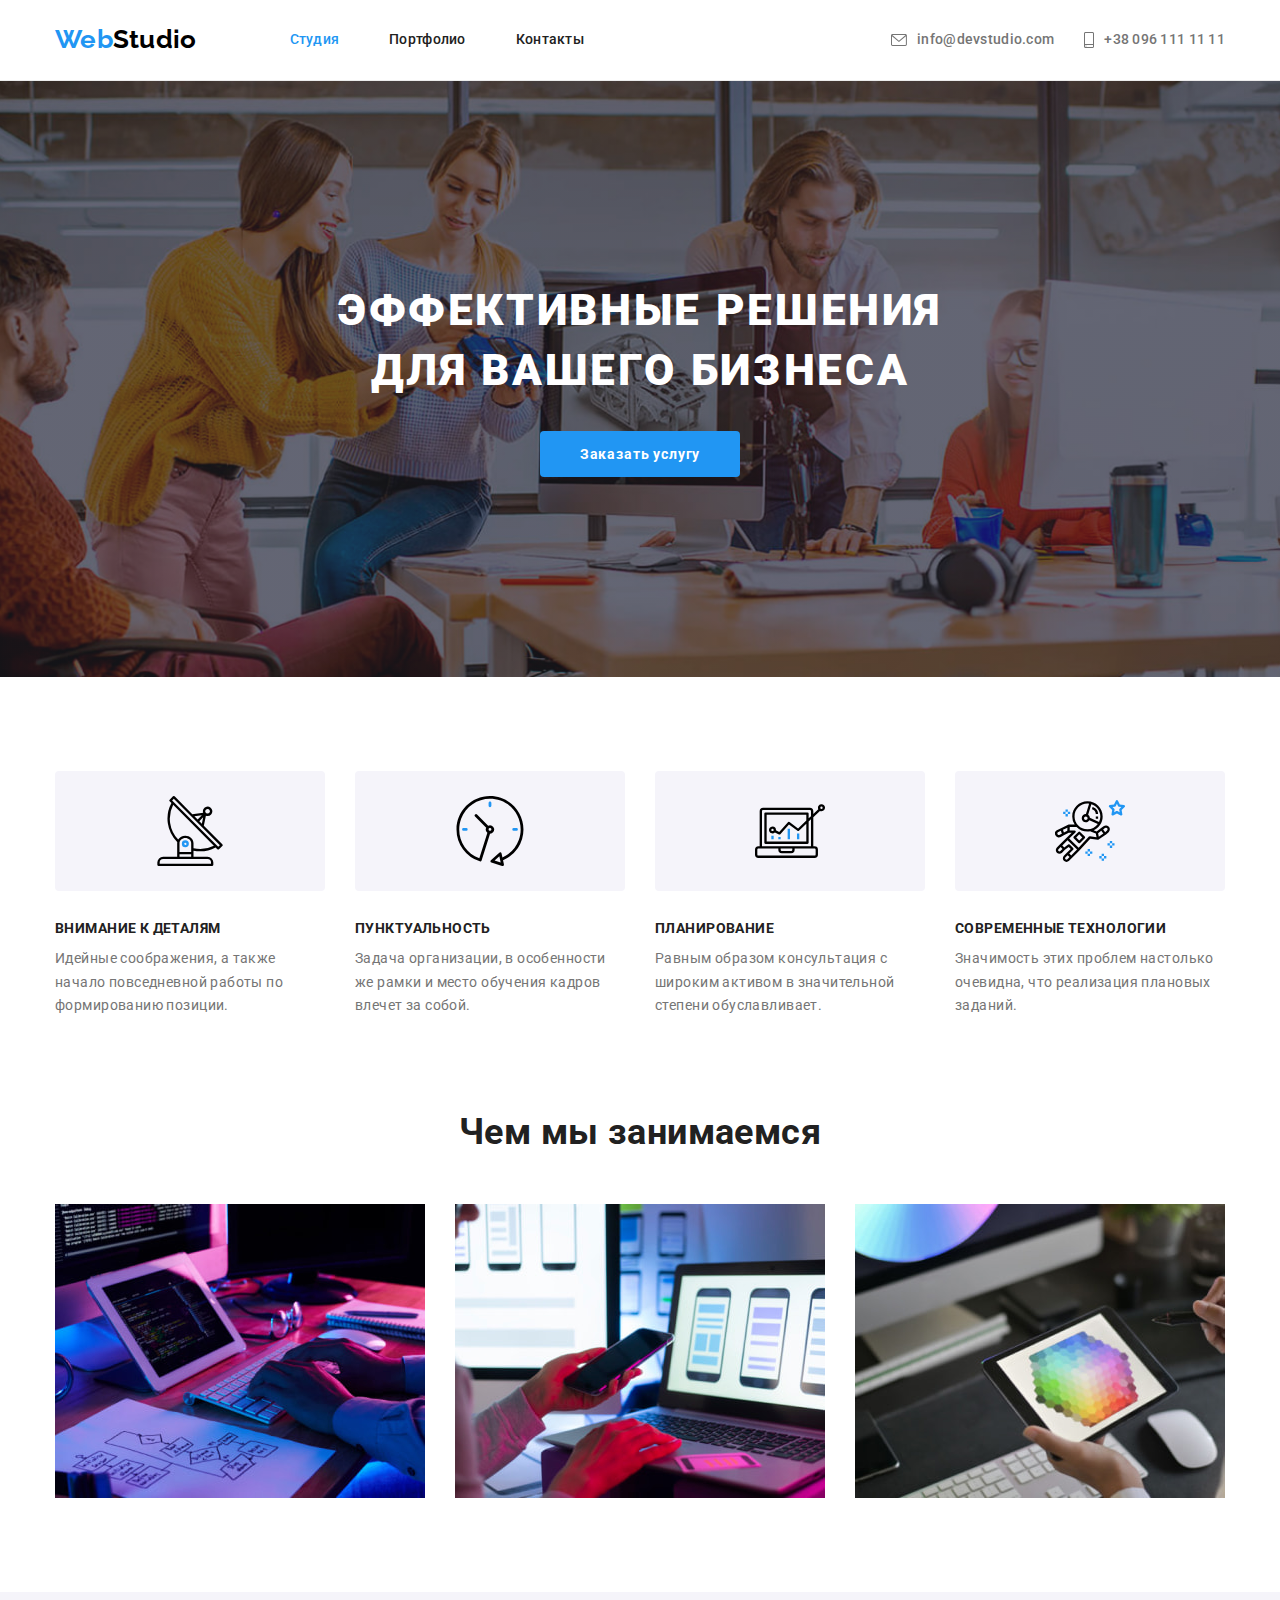
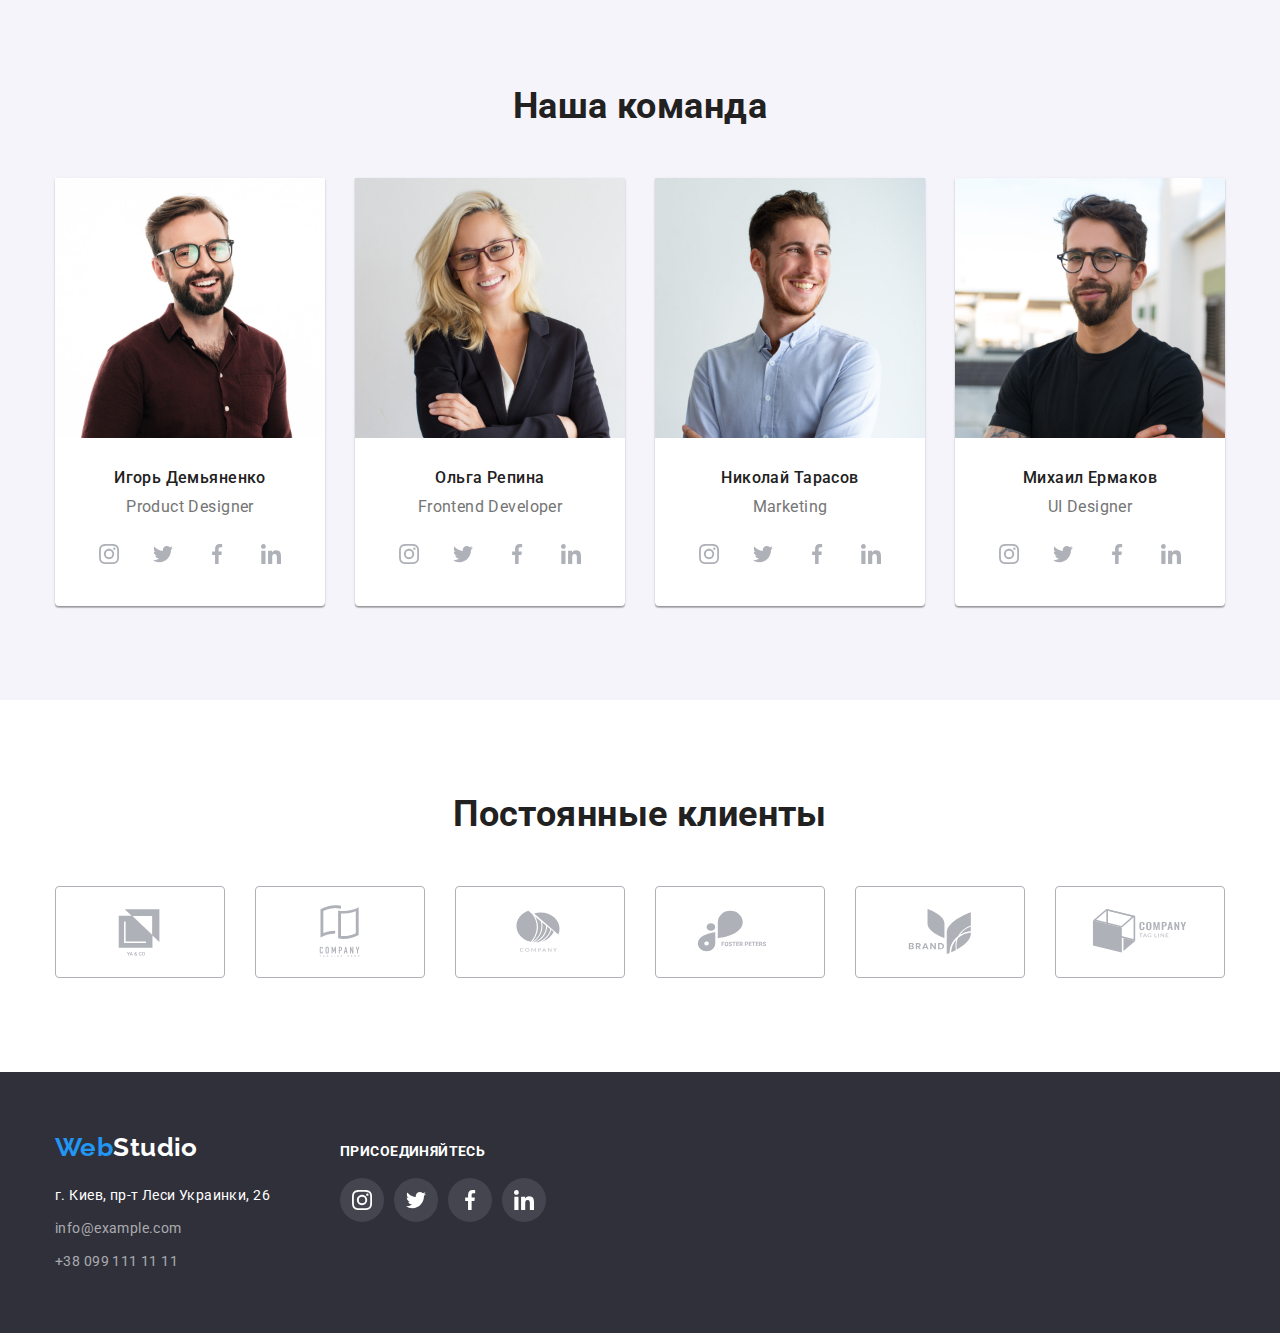
<file: index.html>
<!DOCTYPE html>
<html lang="ru">
  <head>
    <meta charset="UTF-8" />
    <meta http-equiv="X-UA-Compatible" content="IE=edge" />
    <meta name="viewport" content="width=device-width, initial-scale=1.0" />
    <title>Студия</title>
    <link rel="preconnect" href="https://fonts.gstatic.com" />
    <link
      href="https://fonts.googleapis.com/css2?family=Roboto:wght@400;500;700;900&family=Raleway:wght@700&display=swap"
      rel="stylesheet"
    />
    <link
      rel="stylesheet"
      href="https://cdn.jsdelivr.net/npm/modern-normalize@1.1.0/modern-normalize.min.css"
    />
    <link rel="stylesheet" href="./css/styles.css" />
  </head>
  <body>
    <!-- Page top -->
    <header class="page-header">
      <div class="container">
        <a class="logo link" href="./index.html" lang="en">
          <span class="logo-web">Web</span>Studio</a
        >
        <!-- Main navigation -->
        <nav class="site-nav">
          <ul class="site-nav-list list">
            <li class="nav-item">
              <a class="nav-link link current" href="./index.html">Студия</a>
            </li>
            <li class="nav-item">
              <a class="nav-link link" href="./portfolio.html">Портфолио</a>
            </li>
            <li class="nav-item">
              <a class="nav-link link" href="">Контакты</a>
            </li>
          </ul>
        </nav>
        <!-- Contacts -->
        <ul class="contact-header list">
          <li class="contact-item">
            <a class="contact-header-link link" href="mailto:info@devstudio.com">
              <svg class="contact-icon" width="16" height="12">
                <use href="./images/sprite.svg#mail"></use>
              </svg>
              info@devstudio.com
            </a>
          </li>
          <li class="contact-item">
            <a class="contact-header-link link" href="tel:+380961111111">
              <svg class="contact-icon" width="10" height="16">
                <use href="./images/sprite.svg#smartphone"></use>
              </svg>
              +38 096 111 11 11
            </a>
          </li>
        </ul>
      </div>
    </header>
    <!-- Unique content -->
    <main>
      <!-- Hero -->
      <section class="hero">
        <div class="container">
          <h1 class="hero-title centered">
            Эффективные решения <br />
            для вашего бизнеса
          </h1>
          <button type="button" class="hero-btn">Заказать услугу</button>
        </div>
      </section>
      <!-- Benefits -->
      <section class="benefits section">
        <div class="container">
          <h2 hidden>Преимущества</h2>
          <ul class="benefits-list list">
            <li class="benefits-item">
              <div class="benefits-icon-container">
                <svg class="benefits-icon" width="70" height="70">
                  <use href="./images/sprite.svg#antena"></use>
                </svg>
              </div>
              <h3 class="benefits-item-title">Внимание к деталям</h3>
              <p class="benefits-item-text">
                Идейные соображения, а также начало повседневной работы по формированию позиции.
              </p>
            </li>
            <li class="benefits-item">
              <div class="benefits-icon-container">
                <svg class="benefits-icon" width="70" height="70">
                  <use href="./images/sprite.svg#clock"></use>
                </svg>
              </div>
              <h3 class="benefits-item-title">Пунктуальность</h3>
              <p class="benefits-item-text">
                Задача организации, в особенности же рамки и место обучения кадров влечет за собой.
              </p>
            </li>
            <li class="benefits-item">
              <div class="benefits-icon-container">
                <svg class="benefits-icon" width="70" height="70">
                  <use href="./images/sprite.svg#diagram"></use>
                </svg>
              </div>
              <h3 class="benefits-item-title">Планирование</h3>
              <p class="benefits-item-text">
                Равным образом консультация с широким активом в значительной степени обуславливает.
              </p>
            </li>
            <li class="benefits-item">
              <div class="benefits-icon-container">
                <svg class="benefits-icon" width="70" height="70">
                  <use href="./images/sprite.svg#astronaut"></use>
                </svg>
              </div>
              <h3 class="benefits-item-title">Современные технологии</h3>
              <p class="benefits-item-text">
                Значимость этих проблем настолько очевидна, что реализация плановых заданий.
              </p>
            </li>
          </ul>
        </div>
      </section>
      <!-- What we do -->
      <section class="what-we-do section">
        <div class="container">
          <h2 class="what-we-do-title centered">Чем мы занимаемся</h2>
          <ul class="what-we-do-list list">
            <li class="what-we-do-item">
              <img
                src="./images/What-we-do/coding.jpg"
                alt="Вёрстка сайта"
                width="370"
                height="294"
              />
            </li>
            <li class="what-we-do-item">
              <img
                src="./images/What-we-do/mobile-app.jpg"
                alt="Разработка мобильных приложений"
                width="370"
                height="294"
              />
            </li>
            <li class="what-we-do-item">
              <img
                src="./images/What-we-do/design.jpg"
                alt="Разработка дизайна"
                width="370"
                height="294"
              />
            </li>
          </ul>
        </div>
      </section>
      <!-- Our team -->
      <section class="team section">
        <div class="container">
          <h2 class="team-title centered">Наша команда</h2>
          <ul class="team-list list">
            <li class="team-item">
              <img
                class="team-item-photo"
                src="./images/Our-team/ihor-demyanenko.jpg"
                alt="Улыбающийся брюнет с бородой и в очках"
                width="270"
                height="260"
              />
              <div class="team-info-box">
                <h3 class="team-item-name centered">Игорь Демьяненко</h3>
              <p class="team-item-prof centered" lang="en">Product Designer</p>
              <ul class="team-social-list list">
                <li class="social-item">
                  <a class="social-link" href="" aria-label="instagram">
                    <svg class="social-icon" width="20" height="20">
                      <use href="./images/sprite.svg#instagram"></use>
                    </svg>
                  </a>
                </li>
                <li class="social-item">
                  <a class="social-link" href="" aria-label="twitter">
                    <svg class="social-icon" width="20" height="20">
                      <use href="./images/sprite.svg#twitter"></use>
                    </svg>
                  </a>
                </li>
                <li class="social-item">
                  <a class="social-link" href="" aria-label="facebook">
                    <svg class="social-icon" width="20" height="20">
                      <use href="./images/sprite.svg#facebook"></use>
                    </svg>
                  </a>
                </li>
                <li class="social-item">
                  <a class="social-link" href="" aria-label="linkedin">
                    <svg class="social-icon" width="20" height="20">
                      <use href="./images/sprite.svg#linkedin"></use>
                    </svg>
                  </a>
                </li>
              </ul>
              </div>
              </li>
            <li class="team-item">
              <img
                class="team-item-photo"
                src="./images/Our-team/olha-repina.jpg"
                alt="Улыбающаяся блондинка в очках"
                width="270"
                height="260"
              />
              <div class="team-info-box">
                <h3 class="team-item-name centered">Ольга Репина</h3>
              <p class="team-item-prof centered" lang="en">Frontend Developer</p>
              <ul class="team-social-list list">
                <li class="social-item">
                  <a class="social-link" href="">
                    <svg class="social-icon" width="20" height="20">
                      <use href="./images/sprite.svg#instagram"></use>
                    </svg>
                  </a>
                </li>
                <li class="social-item">
                  <a class="social-link" href="" aria-label="twitter">
                    <svg class="social-icon" width="20" height="20">
                      <use href="./images/sprite.svg#twitter"></use>
                    </svg>
                  </a>
                </li>
                <li class="social-item">
                  <a class="social-link" href="" aria-label="facebook">
                    <svg class="social-icon" width="20" height="20">
                      <use href="./images/sprite.svg#facebook"></use>
                    </svg>
                  </a>
                </li>
                <li class="social-item">
                  <a class="social-link" href="" aria-label="linkedin">
                    <svg class="social-icon" width="20" height="20">
                      <use href="./images/sprite.svg#linkedin"></use>
                    </svg>
                  </a>
                </li>
              </ul>
              </div>
              </li>
            <li class="team-item">
              <img
                class="team-item-photo"
                src="./images/Our-team/nikolai-tarasov.jpg"
                alt="Улыбающийся брюнет"
                width="270"
                height="260"
              />
              <div class="team-info-box">
                <h3 class="team-item-name centered">Николай Тарасов</h3>
              <p class="team-item-prof centered" lang="en">Marketing</p>
              <ul class="team-social-list list">
                <li class="social-item">
                  <a class="social-link" href="" aria-label="instagram">
                    <svg class="social-icon" width="20" height="20">
                      <use href="./images/sprite.svg#instagram"></use>
                    </svg>
                  </a>
                </li>
                <li class="social-item">
                  <a class="social-link" href="" aria-label="twitter">
                    <svg class="social-icon" width="20" height="20">
                      <use href="./images/sprite.svg#twitter"></use>
                    </svg>
                  </a>
                </li>
                <li class="social-item">
                  <a class="social-link" href="" aria-label="facebook">
                    <svg class="social-icon" width="20" height="20">
                      <use href="./images/sprite.svg#facebook"></use>
                    </svg>
                  </a>
                </li>
                <li class="social-item">
                  <a class="social-link" href="" aria-label="linkedin">
                    <svg class="social-icon" width="20" height="20">
                      <use href="./images/sprite.svg#linkedin"></use>
                    </svg>
                  </a>
                </li>
              </ul>
              </div>
            </li>
            <li class="team-item">
              <img
                class="team-item-photo"
                src="./images/Our-team/mihail-yermakov.jpg"
                alt="Ухмыляющийся брюнет"
                width="270"
                height="260"
              />
              <div class="team-info-box">
                <h3 class="team-item-name centered">Михаил Ермаков</h3>
              <p class="team-item-prof centered" lang="en">UI Designer</p>
              <ul class="team-social-list list">
                <li class="social-item">
                  <a class="social-link" href="" aria-label="instagram">
                    <svg class="social-icon" width="20" height="20">
                      <use href="./images/sprite.svg#instagram"></use>
                    </svg>
                  </a>
                </li>
                <li class="social-item">
                  <a class="social-link" href="" aria-label="twitter">
                    <svg class="social-icon" width="20" height="20">
                      <use href="./images/sprite.svg#twitter"></use>
                    </svg>
                  </a>
                </li>
                <li class="social-item">
                  <a class="social-link" href="" aria-label="facebook">
                    <svg class="social-icon" width="20" height="20">
                      <use href="./images/sprite.svg#facebook"></use>
                    </svg>
                  </a>
                </li>
                <li class="social-item">
                  <a class="social-link" href="" aria-label="linkedin">
                    <svg class="social-icon" width="20" height="20">
                      <use href="./images/sprite.svg#linkedin"></use>
                    </svg>
                  </a>
                </li>
              </ul>
              </div>
            </li>
          </ul>
        </div>
      </section>
      <!-- Clients -->
      <section class="clients section">
        <div class="container">
          <h2 class="clients-title centered">Постоянные клиенты</h2>
          <ul class="clients-list list">
            <li class="clients-item">
              <a class="clients-link" href="#">
                <svg class="clients-icon" width="106" height="60">
                  <use href="./images/sprite.svg#Logo1"></use>
                </svg>
              </a>
            </li>
            <li class="clients-item">
              <a class="clients-link" href="#">
                <svg class="clients-icon" width="106" height="60">
                  <use href="./images/sprite.svg#Logo2"></use>
                </svg>
              </a>
            </li>
            <li class="clients-item">
              <a class="clients-link" href="#">
                <svg class="clients-icon" width="106" height="60">
                  <use href="./images/sprite.svg#Logo3"></use>
                </svg>
              </a>
            </li>
            <li class="clients-item">
              <a class="clients-link" href="#">
                <svg class="clients-icon" width="106" height="60">
                  <use href="./images/sprite.svg#Logo4"></use>
                </svg>
              </a>
            </li>
            <li class="clients-item">
              <a class="clients-link" href="#">
                <svg class="clients-icon" width="106" height="60">
                  <use href="./images/sprite.svg#Logo5"></use>
                </svg>
              </a>
            </li>
            <li class="clients-item">
              <a class="clients-link" href="#">
                <svg class="clients-icon" width="106" height="60">
                  <use href="./images/sprite.svg#Logo6"></use>
                </svg>
              </a>
            </li>
          </ul>
        </div>
      </section>
    </main>
    <!-- Footer -->
    <footer class="footer">
      <div class="footer-container container">
        <div class="footer-contacts">
          <a class="logo-footer link" href="./index.html" lang="en">
            <span class="logo-web">Web</span>Studio</a
          >
          <address class="contacts-footer">
            <ul class="footer-list list">
              <li class="footer-address">г. Киев, пр-т Леси Украинки, 26</li>
              <li class="footer-list-item mail">
                <a class="footer-contact-link link" href="mailto:info@example.com"
                  >info@example.com</a
                >
              </li>
              <li class="footer-list-item phone">
                <a class="footer-contact-link link" href="tel:+380991111111">+38 099 111 11 11</a>
              </li>
            </ul>
          </address>
        </div>

        <!-- Footer social -->

        <div class="footer-social">
          <p class="social-text">Присоединяйтесь</p>
        <ul class="footer-social-list list">
          <li class="footer-social-item">
            <a class="footer-social-link" href="" aria-label="instagram">
              <svg class="social-icon" width="20" height="20">
                <use href="./images/sprite.svg#instagram"></use>
              </svg>
            </a>
          </li>
          <li class="footer-social-item">
            <a class="footer-social-link" href="" aria-label="twitter">
              <svg class="social-icon" width="20" height="20">
                <use href="./images/sprite.svg#twitter"></use>
              </svg>
            </a>
          </li>
          <li class="footer-social-item">
            <a class="footer-social-link" href="" aria-label="facebook">
              <svg class="social-icon" width="20" height="20">
                <use href="./images/sprite.svg#facebook"></use>
              </svg>
            </a>
          </li>
          <li class="footer-social-item">
            <a class="footer-social-link" href="" aria-label="linkedin">
              <svg class="social-icon" width="20" height="20">
                <use href="./images/sprite.svg#linkedin"></use>
              </svg>
            </a>
          </li>
        </ul>
        </div>
      </div>
    </footer>
  </body>
</html>
</file>
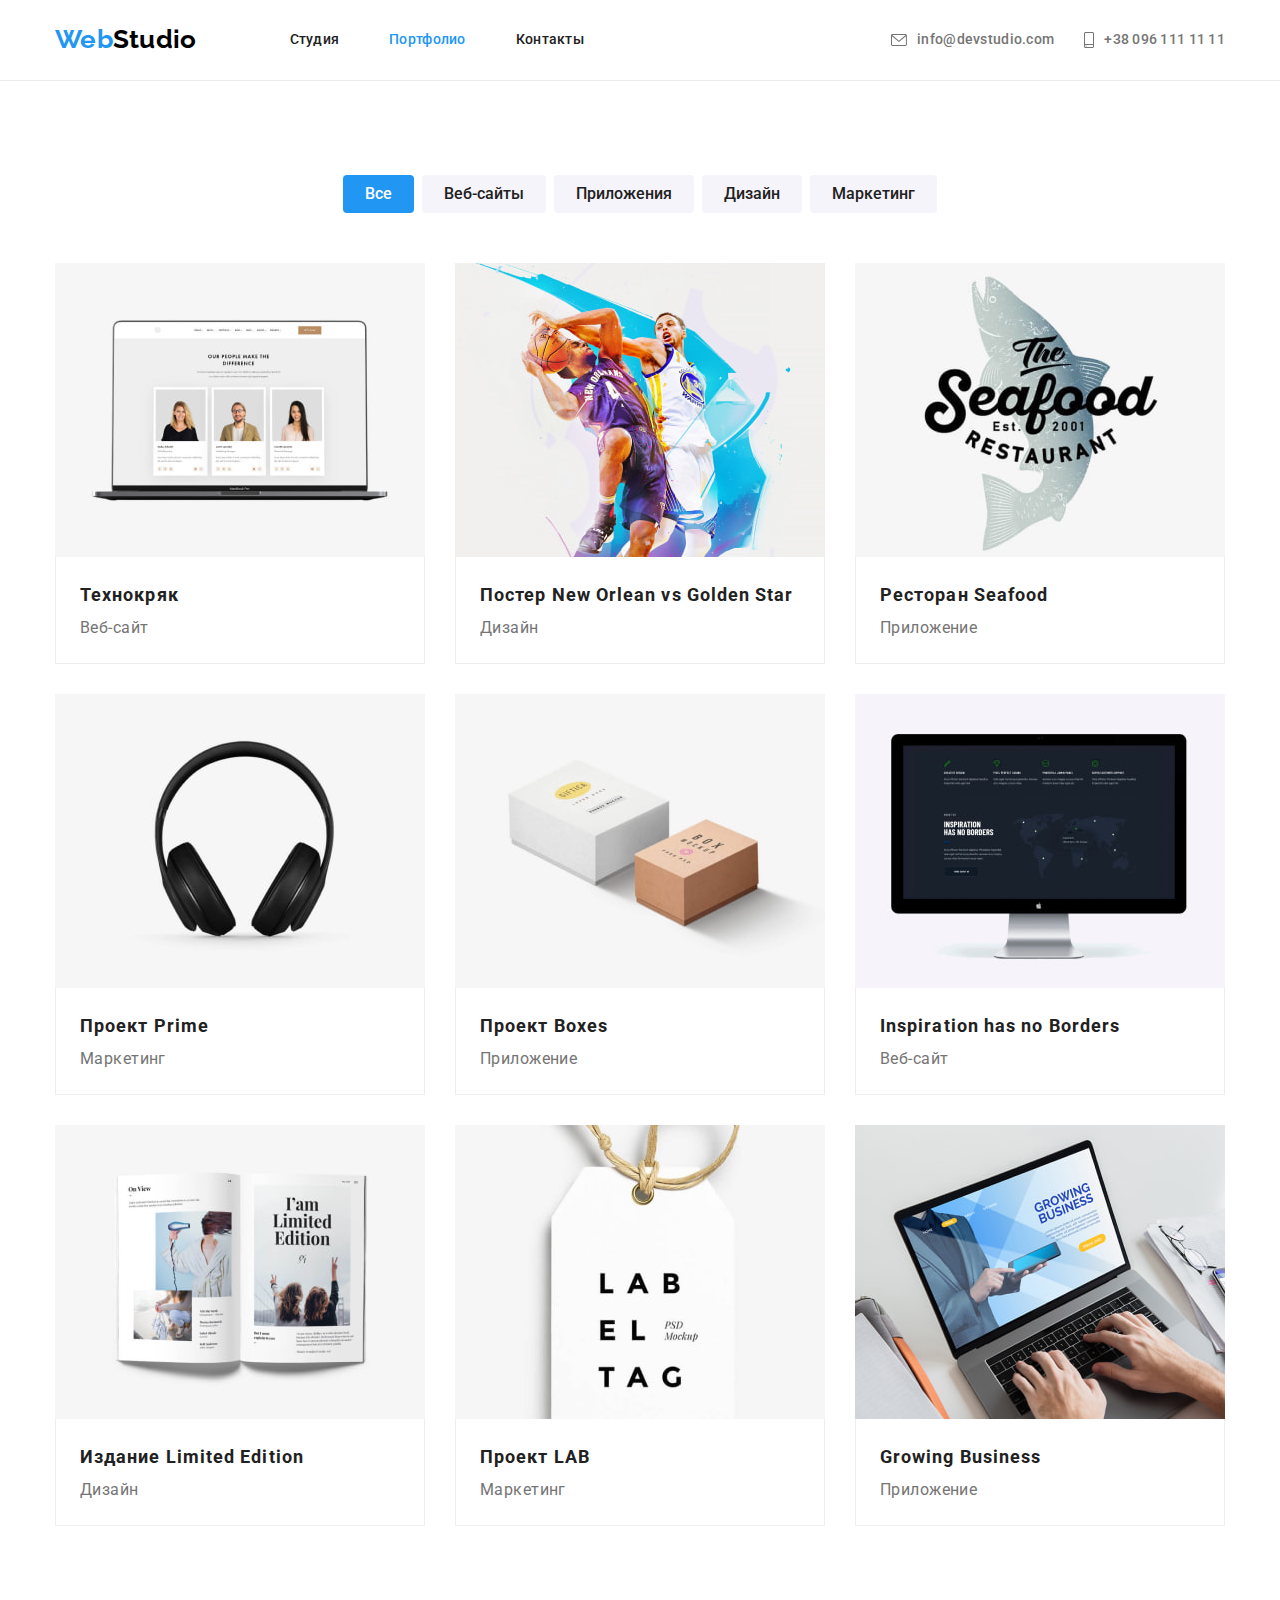
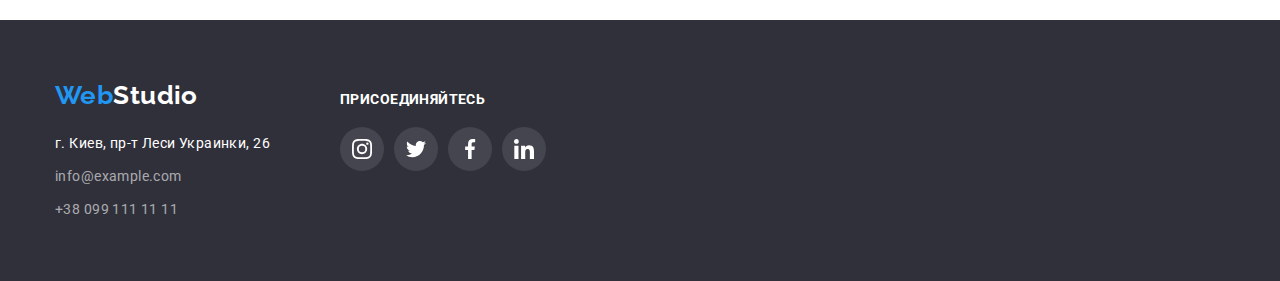
<file: portfolio.html>
<!DOCTYPE html>
<html lang="ru">
  <head>
    <meta charset="UTF-8" />
    <meta http-equiv="X-UA-Compatible" content="IE=edge" />
    <meta name="viewport" content="width=device-width, initial-scale=1.0" />
    <title>Портфолио</title>
    <link rel="preconnect" href="https://fonts.gstatic.com" />
    <link
      href="https://fonts.googleapis.com/css2?family=Roboto:wght@400;500;700;900&family=Raleway:wght@700&display=swap"
      rel="stylesheet"
    />
    <link
      rel="stylesheet"
      href="https://cdn.jsdelivr.net/npm/modern-normalize@1.1.0/modern-normalize.min.css"
    />
    <link rel="stylesheet" href="./css/styles.css" />
  </head>
  <body>
    <!-- Page top -->
   <header class="page-header">
      <div class="container">
        <a class="logo link" href="./index.html" lang="en">
          <span class="logo-web">Web</span>Studio</a
        >
        <!-- Main navigation -->
        <nav class="site-nav">
          <ul class="site-nav-list list">
            <li class="nav-item">
              <a class="nav-link link" href="./index.html">Студия</a>
            </li>
            <li class="nav-item">
              <a class="nav-link link current" href="./portfolio.html">Портфолио</a>
            </li>
            <li class="nav-item">
              <a class="nav-link link" href="">Контакты</a>
            </li>
          </ul>
        </nav>
        <!-- Contacts -->
        <ul class="contact-header list">
          <li class="contact-item">
            <a class="contact-header-link link" href="mailto:info@devstudio.com">
              <svg class="contact-icon" width="16" height="12">
                <use href="./images/sprite.svg#mail"></use>
              </svg>
              info@devstudio.com
            </a>
          </li>
          <li class="contact-item">
            <a class="contact-header-link link" href="tel:+380961111111">
              <svg class="contact-icon" width="10" height="16">
                <use href="./images/sprite.svg#smartphone"></use>
              </svg>
              +38 096 111 11 11
            </a>
          </li>
        </ul>
      </div>
    </header>
    <main class="portfolio-page">
      <!-- Portfolio -->
      <section class="portfolio section">
        <div class="container">
          <h1 hidden>Portfolio</h1>
          <!-- Filter -->
          <ul class="filter-list list">
            <!-- цвет фона, цвет текста, ховер, фокус -->
            <li class="filter-item"><button class="filter-btn all" type="button">Все</button></li>
            <li class="filter-item">
              <button class="filter-btn wed-sites" type="button">Веб-сайты</button>
            </li>
            <li class="filter-item">
              <button class="filter-btn apps" type="button">Приложения</button>
            </li>
            <li class="filter-item">
              <button class="filter-btn design" type="button">Дизайн</button>
            </li>
            <li class="filter-item">
              <button class="filter-btn marketing" type="button">Маркетинг</button>
            </li>
          </ul>
          <!-- Projects -->
          <ul class="projects-list list">
            <li class="projects-item">
              <a class="projects-link link" href="#">
                <img
                  src="./images/projects/technokriak.jpg"
                  alt="Технокряк"
                  width="370"
                  height="294"
                />
                <div class="projects-text">
                  <h2 class="projects-subtitle">Технокряк</h2>
                  <p class="projects-type">Веб-сайт</p>
                </div>
              </a>
            </li>
            <li class="projects-item">
              <a class="projects-link link" href="#">
                <img
                  src="./images/projects/poster-new-orlean.jpg"
                  alt="Баскетболисты"
                  width="370"
                  height="294"
                />
                <div class="projects-text">
                  <h2 class="projects-subtitle">
                    Постер <span lang="en">New Orlean vs Golden Star</span>
                  </h2>
                  <p class="projects-type">Дизайн</p>
                </div>
              </a>
            </li>
            <li class="projects-item">
              <a class="projects-link link" href="#">
                <img
                  src="./images/projects/app-seefood.jpg"
                  alt="Логотип ресторана"
                  width="370"
                  height="294"
                />
                <div class="projects-text">
                  <h2 class="projects-subtitle">Ресторан <span lang="en">Seafood</span></h2>
                  <p class="projects-type">Приложение</p>
                </div>
              </a>
            </li>
            <li class="projects-item">
              <a class="projects-link link" href="#">
                <img
                  src="./images/projects/project-prime.jpg"
                  alt="Логотип"
                  width="370"
                  height="294"
                />
                <div class="projects-text">
                  <h2 class="projects-subtitle">Проект <span lang="uk">Prime</span></h2>
                  <p class="projects-type">Маркетинг</p>
                </div>
              </a>
            </li>
            <li class="projects-item">
              <a class="projects-link link" href="#">
                <img
                  src="./images/projects/app-boxes.jpg"
                  alt="Логотип"
                  width="370"
                  height="294"
                />
                <div class="projects-text">
                  <h2 class="projects-subtitle">Проект <span lang="en">Boxes</span></h2>
                  <p class="projects-type">Приложение</p>
                </div>
              </a>
            </li>
            <li class="projects-item">
              <a class="projects-link link" href="#">
                <img
                  src="./images/projects/inspiration.jpg"
                  alt="Логотип"
                  width="370"
                  height="294"
                />
                <div class="projects-text">
                  <h2 class="projects-subtitle" lang="en">Inspiration has no Borders</h2>
                  <p class="projects-type">Веб-сайт</p>
                </div>
              </a>
            </li>
            <li class="projects-item">
              <a class="projects-link link" href="#">
                <img
                  src="./images/projects/limited-edition.jpg"
                  alt="Логотип"
                  width="370"
                  height="294"
                />
                <div class="projects-text">
                  <h2 class="projects-subtitle">Издание <span lang="en">Limited Edition</span></h2>
                  <p class="projects-type">Дизайн</p>
                </div>
              </a>
            </li>
            <li class="projects-item">
              <a class="projects-link link" href="#">
                <img
                  src="./images/projects/project-lab.jpg"
                  alt="Логотип"
                  width="370"
                  height="294"
                />
                <div class="projects-text">
                  <h2 class="projects-subtitle">Проект <span lang="en">LAB</span></h2>
                  <p class="projects-type">Маркетинг</p>
                </div>
              </a>
            </li>
            <li class="projects-item">
              <a class="projects-link link" href="#">
                <img
                  src="./images/projects/growing-business.jpg"
                  alt="Логотип"
                  width="370"
                  height="294"
                />
                <div class="projects-text">
                  <h2 class="projects-subtitle" lang="en">Growing Business</h2>
                  <p class="projects-type">Приложение</p>
                </div>
              </a>
            </li>
          </ul>
        </div>
      </section>
    </main>
    <!-- Footer -->
    <footer class="footer">
      <div class="footer-container container">
        <div class="footer-contacts">
          <a class="logo-footer link" href="./index.html" lang="en">
            <span class="logo-web">Web</span>Studio</a
          >
          <address class="contacts-footer">
            <ul class="footer-list list">
              <li class="footer-address">г. Киев, пр-т Леси Украинки, 26</li>
              <li class="footer-list-item mail">
                <a class="footer-contact-link link" href="mailto:info@example.com"
                  >info@example.com</a
                >
              </li>
              <li class="footer-list-item phone">
                <a class="footer-contact-link link" href="tel:+380991111111">+38 099 111 11 11</a>
              </li>
            </ul>
          </address>
        </div>

        <!-- Footer social -->

        <div class="footer-social">
          <p class="social-text">Присоединяйтесь</p>
        <ul class="footer-social-list list">
          <li class="footer-social-item">
            <a class="footer-social-link" href="">
              <svg class="social-icon" width="20" height="20">
                <use href="./images/sprite.svg#instagram"></use>
              </svg>
            </a>
          </li>
          <li class="footer-social-item">
            <a class="footer-social-link" href="">
              <svg class="social-icon" width="20" height="20">
                <use href="./images/sprite.svg#twitter"></use>
              </svg>
            </a>
          </li>
          <li class="footer-social-item">
            <a class="footer-social-link" href="">
              <svg class="social-icon" width="20" height="20">
                <use href="./images/sprite.svg#facebook"></use>
              </svg>
            </a>
          </li>
          <li class="footer-social-item">
            <a class="footer-social-link" href="">
              <svg class="social-icon" width="20" height="20">
                <use href="./images/sprite.svg#linkedin"></use>
              </svg>
            </a>
          </li>
        </ul>
        </div>
      </div>
    </footer>
  </body>
</html>
</file>
<file: css/styles.css>
:root {
  --main-text-color: #212121;
  --main-white: #ffffff;
  --header-logo-color: #000000;
  --web-logo-color: #2196f3;
  --sub-color: #757575;
  --footer-background-color: #2f303a;
  --team-background-color: #f5f4fa;
  --footer-contacts-color: rgba(255, 255, 255, 0.6);
  --btn-hover: #188ce8;
  --icons: #afb1b8;
  --border-header-color: #ececec;
  --hero-gradient: rgba(47, 48, 58, 0.4);
  --black-shadow-06: rgba(0, 0, 0, 0.06);
  --black-shadow-08: rgba(0, 0, 0, 0.08);
  --black-shadow-10: rgba(0, 0, 0, 0.1);
  --black-shadow-12: rgba(0, 0, 0, 0.12);
  --black-shadow-16: rgba(0, 0, 0, 0.16);
  --projects-border: #eeeeee;
}

html {
  scroll-behavior: smooth;
}

body {
  font-family: 'Roboto', sans-serif;
  font-size: 14px;
  color: var(--main-text-color);
  letter-spacing: 0.03em;

  background-color: var(--main-white);
}

h1,
h2,
h3,
p,
ul {
  margin: 0;
  padding: 0;
}

img {
  display: block;
  max-width: 100%;
  height: auto;
}

.link {
  text-decoration: none;
}

.list {
  list-style-type: none;
}

.hero-btn,
.filter-btn {
  cursor: pointer;
}

.centered {
  text-align: center;
}

.section {
  padding-top: 94px;
  padding-bottom: 94px;
}

.container {
  width: 1200px;
  padding-left: 15px;
  padding-right: 15px;
  margin-right: auto;
  margin-left: auto;
}

/*  Header  */

.page-header {
  font-weight: 500;
  line-height: 1.14;
  letter-spacing: 0.02em;

  border-bottom: 1px solid var(--border-header-color);
}

.logo,
.logo-footer {
  font-family: 'Raleway';
  font-style: inherit;
  font-weight: 700;
  font-size: 26px;
  line-height: 1.2;
}

.page-header .container {
  display: flex;
  justify-content: space-between;
  align-items: center;
}

.logo {
  padding-top: 24px;
  padding-bottom: 24px;
  margin-right: 93px;

  color: var(--header-logo-color);
}

.logo-web {
  color: var(--web-logo-color);
}

.site-nav {
  margin-right: auto;
}

.site-nav-list {
  display: flex;
}

.nav-link {
  display: inline-block;
  padding-top: 32px;
  padding-bottom: 32px;

  color: var(--main-text-color);
}

.nav-item:not(.nav-item:last-child) {
  margin-right: 50px;
}

.current {
  color: var(--web-logo-color);
}

.contact-header {
  display: flex;
  align-items: center;
}

.contact-item:not(.contact-item:last-child) {
  margin-right: 30px;
}

.contact-header-link {
  display: flex;
  align-items: center;
  padding-top: 32px;
  padding-bottom: 32px;

  color: var(--sub-color);
}

.contact-icon {
  margin-right: 10px;

  fill: currentColor;
}

.nav-link:hover,
.nav-link:focus,
.contact-header-link:hover,
.contact-header-link:focus {
  color: var(--web-logo-color);
}

/*  Hero  */

.hero {
  max-width: 1600px;
  padding-top: 200px;
  padding-bottom: 200px;
  margin: 0 auto;

  background-image: linear-gradient(to right, var(--hero-gradient), var(--hero-gradient)),
    url(../images/hero/background-hero.jpg);
  background-size: cover;
  background-repeat: no-repeat;
  background-position: 50% 50%;
}

.hero-title {
  margin-bottom: 30px;

  font-weight: 900;
  font-size: 44px;
  line-height: 1.36;
  letter-spacing: 0.06em;
  text-transform: uppercase;
  text-align: center;
  color: var(--main-white);
}

.hero-btn {
  display: block;
  min-width: 200px;
  padding: 10px 32px;
  margin: 0 auto;

  font-family: inherit;
  font-weight: 700;
  line-height: 1.875;
  letter-spacing: 0.06em;
  color: var(--main-white);

  background-color: var(--web-logo-color);
  border-radius: 4px;
  border-style: none;
}

.hero-btn:hover,
.hero-btn:focus {
  background-color: var(--btn-hover);
}

/*  Benefits  */

.benefits-list {
  display: flex;
}

.benefits-item:not(.benefits-item:last-child) {
  margin-right: 30px;
}

.benefits-item {
  width: 270px;
}

.benefits-icon-container {
  display: flex;
  justify-content: center;
  align-items: center;
  width: 270px;
  height: 120px;
  margin-bottom: 30px;

  background-color: #f5f4fa;
  border-radius: 4px;
}

.benefits-item-title {
  margin-bottom: 10px;

  font-size: inherit;
  font-weight: 700;
  line-height: 1.14;
  text-transform: uppercase;
}

.benefits-item-text {
  line-height: 1.7;
  color: var(--sub-color);
}

/* Title styles */

.what-we-do-title,
.team-title,
.clients-title {
  margin-bottom: 50px;

  font-weight: 700;
  font-size: 36px;
  line-height: 1.16;
}

/*  What we do  */

.what-we-do {
  padding-top: 0;
}

.what-we-do-list {
  display: flex;
  justify-content: center;
}

.what-we-do-item:not(:last-child) {
  margin-right: 30px;
}

/*  Team  */

.team {
  background-color: var(--team-background-color);
}

.team-list {
  display: flex;
}

.team-item {
  display: block;

  background-color: var(--main-white);
  border-radius: 0px 0px 4px 4px;
  box-shadow: 0px 1px 3px rgba(0, 0, 0, 0.12), 0px 1px 1px rgba(0, 0, 0, 0.14),
    0px 2px 1px rgba(0, 0, 0, 0.2);
}

.team-item:not(:last-child) {
  margin-right: 30px;
}

.team-info-box {
  padding: 30px 32px;
}

.team-item-name,
.team-item-prof {
  font-size: 16px;
  line-height: 1.1875;
}

.team-item-name {
  margin-bottom: 10px;

  font-weight: 500;
}

.team-item-prof {
  margin-bottom: 16px;

  color: var(--sub-color);
}

.team-social-list {
  display: flex;
  justify-content: center;
  margin: 0 auto;
}

.social-item:not(:last-child) {
  margin-right: 10px;
}

.social-link {
  display: flex;
  justify-content: center;
  align-items: center;
  width: 44px;
  height: 44px;

  fill: var(--icons);
}

.social-link:hover,
.social-link:focus {
  fill: var(--main-white);
  background-color: var(--web-logo-color);
  border-radius: 50%;
}

/* Clients */

.clients-title {
  margin-bottom: 50px;
}

.clients-list {
  display: flex;
  justify-content: center;
  align-items: center;
}

.clients-item:not(:last-child) {
  margin-right: 30px;
}

.clients-link {
  display: flex;
  justify-content: center;
  align-items: center;
  width: 170px;
  height: 92px;

  border: 1px solid var(--icons);
  border-radius: 4px;
  fill: var(--icons);
}

.clients-link:hover,
.clients-link:focus {
  fill: var(--web-logo-color);
  border-color: var(--web-logo-color);
}

/*  Footer  */

.footer {
  background-color: var(--footer-background-color);
}

.footer {
  padding-top: 60px;
  padding-bottom: 60px;
}

.footer-container {
  display: flex;
  align-items: baseline;
}

.footer-contacts {
  margin-right: 70px;
}

.logo-footer,
.footer-address {
  color: var(--main-white);
}

.logo-footer {
  display: inline-block;
  margin-bottom: 20px;
}

.footer-address,
.mail {
  margin-bottom: 9px;
}

.contacts-footer {
  font-style: normal;
  line-height: 1.715;
}

.footer-contact-link {
  color: var(--footer-contacts-color);
}

.footer-contact-link:hover,
.footer-contact-link:focus {
  color: var(--web-logo-color);
}

/* Footer social */

.social-text {
  margin-bottom: 20px;

  font-weight: 700;
  line-height: 1.1428;
  text-transform: uppercase;
  color: var(--main-white);
}

.footer-social-list {
  display: flex;
  margin: 0 auto;
  justify-content: center;
}

.footer-social-item:not(:last-child) {
  margin-right: 10px;
}

.footer-social-link {
  display: flex;
  justify-content: center;
  align-items: center;
  width: 44px;
  height: 44px;

  border-radius: 50%;
  background-color: rgba(255, 255, 255, 0.1);
  fill: var(--main-white);
}

.footer-social-link:hover,
.footer-social-link:focus {
  background-color: var(--web-logo-color);
}

/*  Filter  */

.filter-list {
  display: flex;
  justify-content: center;
  margin-bottom: 50px;
}

.filter-item:not(.filter-item:last-child) {
  margin-right: 8px;
}

.filter-btn {
  padding: 6px 22px;

  font-family: inherit;
  font-weight: 500;
  font-size: 16px;
  line-height: 1.625;
  color: var(--main-text-color);

  background-color: var(--team-background-color);
  border-radius: 4px;
  border-style: none;
}

.all {
  color: var(--main-white);

  background-color: var(--web-logo-color);
}

.filter-btn:hover,
.filter-btn:focus {
  color: var(--main-white);

  background-color: var(--web-logo-color);
  box-shadow: 0 2px 2px 0 var(--black-shadow-12), 0 1px 2px 0 var(--black-shadow-08),
    0 3px 1px 0 var(--black-shadow-10);
}

/*  Projects  */

.projects-list {
  display: flex;
  flex-wrap: wrap;
}

.projects-item:not(.projects-item:nth-child(3n + 3)) {
  margin-right: 30px;
}

.projects-item:not(.projects-item:nth-last-child(-n + 3)) {
  margin-bottom: 30px;
}

.projects-link {
  display: block;
  width: 370px;
}

.projects-link:hover,
.projects-link:focus {
  box-shadow: 1px 4px 6px 0 var(--black-shadow-16), 0 4px 4px 0 var(--black-shadow-06),
    0 1px 1px 0 var(--black-shadow-12);
}

.projects-text {
  padding: 20px 24px;
  
  border-right: 1px solid var(--projects-border);
  border-bottom: 1px solid var(--projects-border);
  border-left: 1px solid var(--projects-border);
}

.projects-subtitle {
  font-weight: 700;
  font-size: 18px;
  line-height: 2;
  letter-spacing: 0.06em;
  color: var(--main-text-color);
}

.projects-type {
  font-size: 16px;
  line-height: 1.875;
  color: var(--sub-color);
}
</file>
